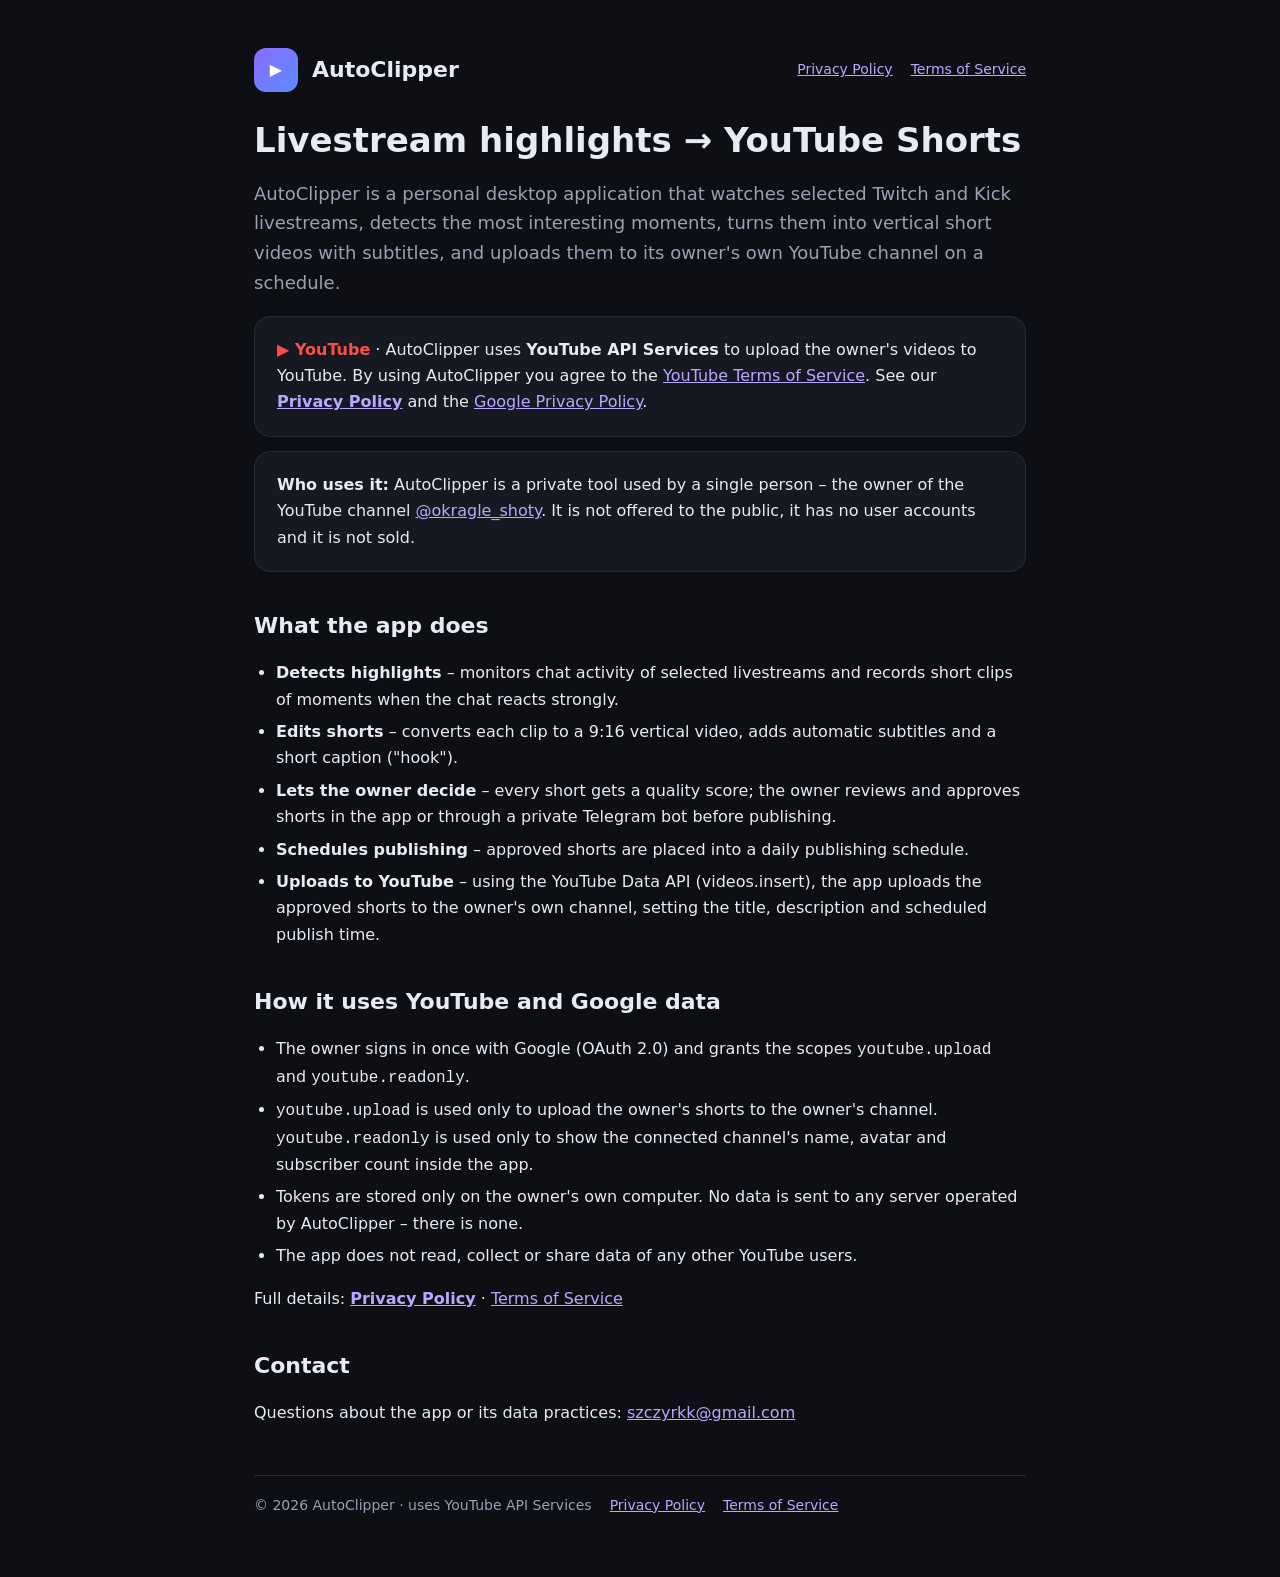
<file: index.html>
<!doctype html>
<html lang="en"><head><meta charset="utf-8"><meta name="viewport" content="width=device-width,initial-scale=1">
<title>AutoClipper – stream clips to YouTube Shorts</title>
<meta name="description" content="AutoClipper is a personal desktop tool that turns highlights from Twitch and Kick livestreams into YouTube Shorts and uploads them to the owner's own YouTube channel.">
<meta name="google-site-verification" content="DUryThLfpqNMjEFTw9phqn1XwxXeibX79o7oH7-K_CQ" />
<link rel="stylesheet" href="style.css"></head>
<body><div class="wrap">
<header><div class="logo">▶</div><b>AutoClipper</b>
<nav><a href="privacy.html">Privacy Policy</a><a href="terms.html">Terms of Service</a></nav></header>

<h1>Livestream highlights → YouTube Shorts</h1>
<p class="lead">AutoClipper is a personal desktop application that watches selected Twitch and Kick livestreams, detects the most interesting moments, turns them into vertical short videos with subtitles, and uploads them to its owner's own YouTube channel on a schedule.</p>

<div class="card yt">
<b style="color:#ff4e45">▶ YouTube</b> · AutoClipper uses <b>YouTube API Services</b> to upload the owner's videos to YouTube.
By using AutoClipper you agree to the <a href="https://www.youtube.com/t/terms">YouTube Terms of Service</a>.
See our <a href="privacy.html"><b>Privacy Policy</b></a> and the <a href="https://policies.google.com/privacy">Google Privacy Policy</a>.
</div>

<div class="card">
<b>Who uses it:</b> AutoClipper is a private tool used by a single person – the owner of the YouTube channel
<a href="https://www.youtube.com/@okragle_shoty">@okragle_shoty</a>. It is not offered to the public, it has no user accounts and it is not sold.
</div>

<h2>What the app does</h2>
<ul>
<li><b>Detects highlights</b> – monitors chat activity of selected livestreams and records short clips of moments when the chat reacts strongly.</li>
<li><b>Edits shorts</b> – converts each clip to a 9:16 vertical video, adds automatic subtitles and a short caption ("hook").</li>
<li><b>Lets the owner decide</b> – every short gets a quality score; the owner reviews and approves shorts in the app or through a private Telegram bot before publishing.</li>
<li><b>Schedules publishing</b> – approved shorts are placed into a daily publishing schedule.</li>
<li><b>Uploads to YouTube</b> – using the YouTube Data API (videos.insert), the app uploads the approved shorts to the owner's own channel, setting the title, description and scheduled publish time.</li>
</ul>

<h2>How it uses YouTube and Google data</h2>
<ul>
<li>The owner signs in once with Google (OAuth 2.0) and grants the scopes <code>youtube.upload</code> and <code>youtube.readonly</code>.</li>
<li><code>youtube.upload</code> is used only to upload the owner's shorts to the owner's channel. <code>youtube.readonly</code> is used only to show the connected channel's name, avatar and subscriber count inside the app.</li>
<li>Tokens are stored only on the owner's own computer. No data is sent to any server operated by AutoClipper – there is none.</li>
<li>The app does not read, collect or share data of any other YouTube users.</li>
</ul>
<p>Full details: <a href="privacy.html"><b>Privacy Policy</b></a> · <a href="terms.html">Terms of Service</a></p>

<h2>Contact</h2>
<p>Questions about the app or its data practices: <a href="mailto:szczyrkk@gmail.com">szczyrkk@gmail.com</a></p>

<footer><span>© 2026 AutoClipper · uses YouTube API Services</span><a href="privacy.html">Privacy Policy</a><a href="terms.html">Terms of Service</a></footer>
</div></body></html>
</file>
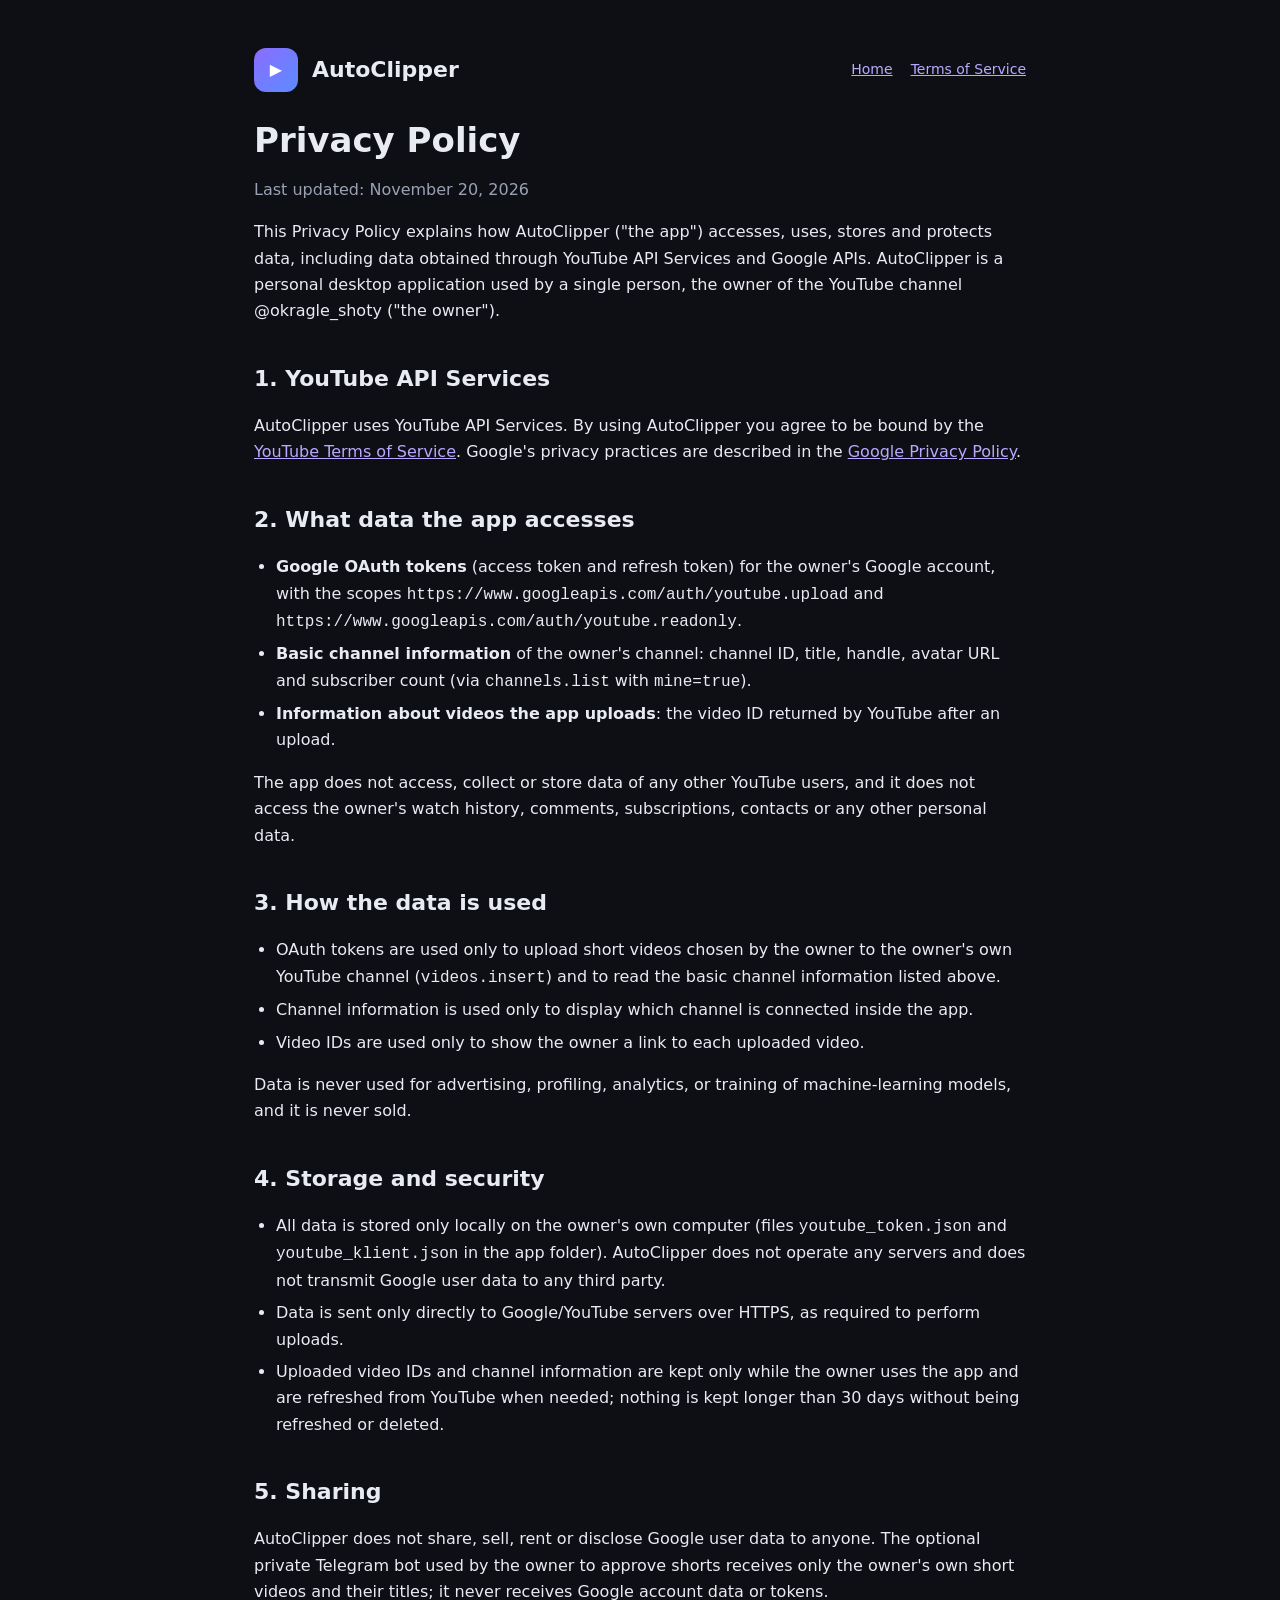
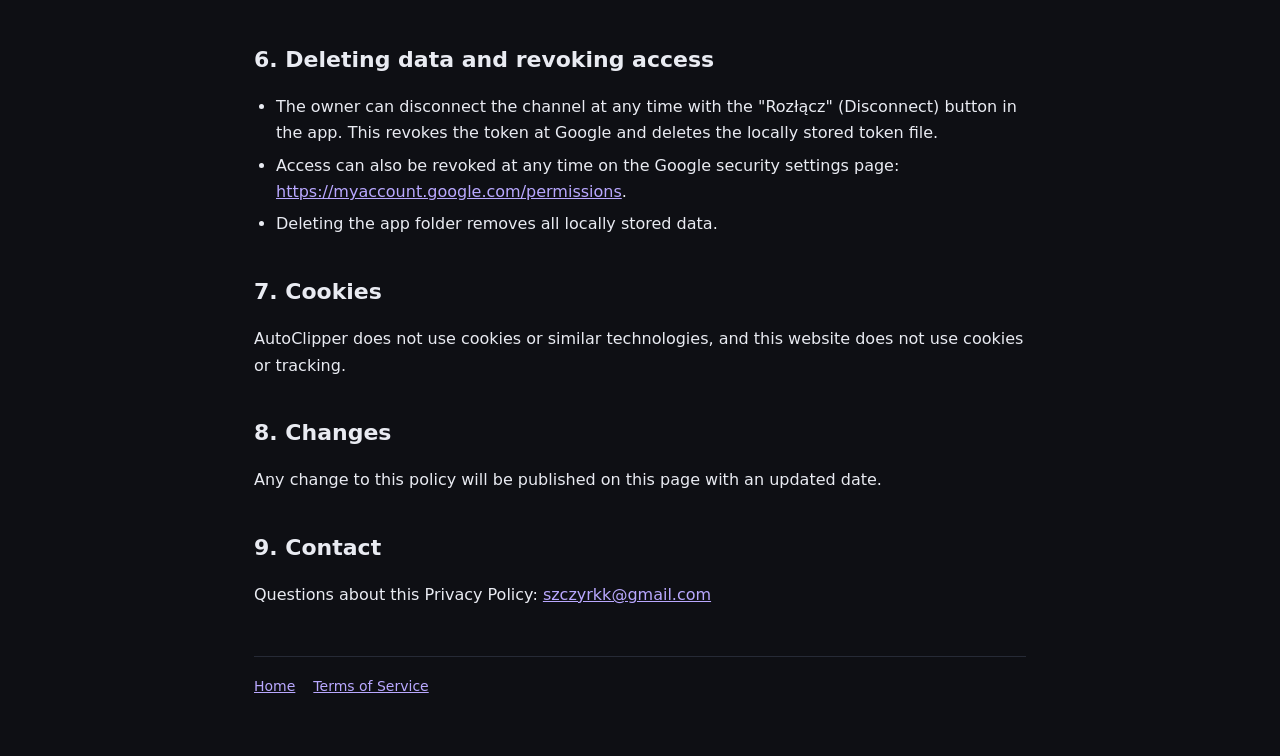
<file: privacy.html>
<!doctype html>
<html lang="en"><head><meta charset="utf-8"><meta name="viewport" content="width=device-width,initial-scale=1">
<title>Privacy Policy – AutoClipper</title><link rel="stylesheet" href="style.css"></head>
<body><div class="wrap">
<header><div class="logo">▶</div><b><a href="index.html" style="color:inherit;text-decoration:none">AutoClipper</a></b>
<nav><a href="index.html">Home</a><a href="terms.html">Terms of Service</a></nav></header>
<h1>Privacy Policy</h1>
<p class="muted">Last updated: November 20, 2026</p>

<p>This Privacy Policy explains how AutoClipper ("the app") accesses, uses, stores and protects data, including data obtained through YouTube API Services and Google APIs. AutoClipper is a personal desktop application used by a single person, the owner of the YouTube channel @okragle_shoty ("the owner").</p>

<h2>1. YouTube API Services</h2>
<p>AutoClipper uses YouTube API Services. By using AutoClipper you agree to be bound by the <a href="https://www.youtube.com/t/terms">YouTube Terms of Service</a>. Google's privacy practices are described in the <a href="https://policies.google.com/privacy">Google Privacy Policy</a>.</p>

<h2>2. What data the app accesses</h2>
<ul>
<li><b>Google OAuth tokens</b> (access token and refresh token) for the owner's Google account, with the scopes <code>https://www.googleapis.com/auth/youtube.upload</code> and <code>https://www.googleapis.com/auth/youtube.readonly</code>.</li>
<li><b>Basic channel information</b> of the owner's channel: channel ID, title, handle, avatar URL and subscriber count (via <code>channels.list</code> with <code>mine=true</code>).</li>
<li><b>Information about videos the app uploads</b>: the video ID returned by YouTube after an upload.</li>
</ul>
<p>The app does not access, collect or store data of any other YouTube users, and it does not access the owner's watch history, comments, subscriptions, contacts or any other personal data.</p>

<h2>3. How the data is used</h2>
<ul>
<li>OAuth tokens are used only to upload short videos chosen by the owner to the owner's own YouTube channel (<code>videos.insert</code>) and to read the basic channel information listed above.</li>
<li>Channel information is used only to display which channel is connected inside the app.</li>
<li>Video IDs are used only to show the owner a link to each uploaded video.</li>
</ul>
<p>Data is never used for advertising, profiling, analytics, or training of machine-learning models, and it is never sold.</p>

<h2>4. Storage and security</h2>
<ul>
<li>All data is stored only locally on the owner's own computer (files <code>youtube_token.json</code> and <code>youtube_klient.json</code> in the app folder). AutoClipper does not operate any servers and does not transmit Google user data to any third party.</li>
<li>Data is sent only directly to Google/YouTube servers over HTTPS, as required to perform uploads.</li>
<li>Uploaded video IDs and channel information are kept only while the owner uses the app and are refreshed from YouTube when needed; nothing is kept longer than 30 days without being refreshed or deleted.</li>
</ul>

<h2>5. Sharing</h2>
<p>AutoClipper does not share, sell, rent or disclose Google user data to anyone. The optional private Telegram bot used by the owner to approve shorts receives only the owner's own short videos and their titles; it never receives Google account data or tokens.</p>

<h2>6. Deleting data and revoking access</h2>
<ul>
<li>The owner can disconnect the channel at any time with the "Rozłącz" (Disconnect) button in the app. This revokes the token at Google and deletes the locally stored token file.</li>
<li>Access can also be revoked at any time on the Google security settings page: <a href="https://myaccount.google.com/permissions">https://myaccount.google.com/permissions</a>.</li>
<li>Deleting the app folder removes all locally stored data.</li>
</ul>

<h2>7. Cookies</h2>
<p>AutoClipper does not use cookies or similar technologies, and this website does not use cookies or tracking.</p>

<h2>8. Changes</h2>
<p>Any change to this policy will be published on this page with an updated date.</p>

<h2>9. Contact</h2>
<p>Questions about this Privacy Policy: <a href="mailto:szczyrkk@gmail.com">szczyrkk@gmail.com</a></p>

<footer><a href="index.html">Home</a><a href="terms.html">Terms of Service</a></footer>
</div></body></html>
</file>
<file: style.css>
:root{--bg:#0e0f14;--card:#171922;--line:#262a36;--text:#e9ebf2;--muted:#9aa1b3;--acc:#8b6cff}
*{box-sizing:border-box}body{margin:0;background:var(--bg);color:var(--text);font:16px/1.65 system-ui,-apple-system,"Segoe UI",Roboto,sans-serif}
.wrap{max-width:820px;margin:0 auto;padding:48px 24px 64px}
header{display:flex;align-items:center;gap:14px;margin-bottom:28px}
.logo{width:44px;height:44px;border-radius:12px;background:linear-gradient(135deg,#8b6cff,#5b8cff);display:grid;place-items:center;font-weight:900;color:#fff}
header b{font-size:22px}nav{margin-left:auto;display:flex;gap:18px;font-size:14px}
a{color:#b9a8ff}h1{font-size:34px;line-height:1.2;margin:8px 0 12px}h2{font-size:22px;margin:36px 0 10px}
.lead{color:var(--muted);font-size:18px}.card{background:var(--card);border:1px solid var(--line);border-radius:16px;padding:20px 22px;margin:14px 0}
ul{padding-left:22px}li{margin:6px 0}small,.muted{color:var(--muted)}
footer{margin-top:48px;padding-top:18px;border-top:1px solid var(--line);font-size:14px;color:var(--muted);display:flex;gap:18px;flex-wrap:wrap}
</file>
